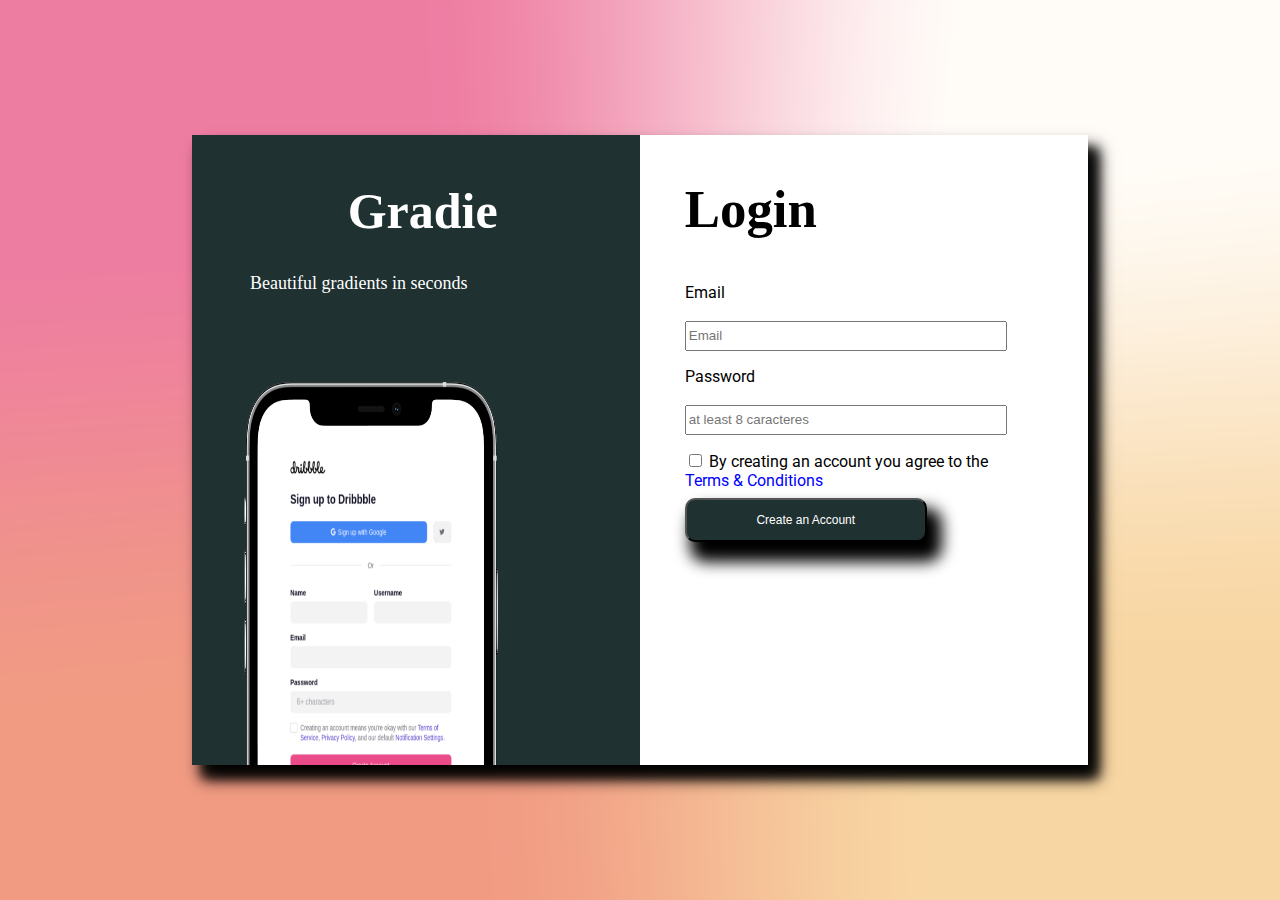
<file: index.html>
<!DOCTYPE html>
<html lang="en">
  <head>
    <meta charset="UTF-8" />
    <meta http-equiv="X-UA-Compatible" content="IE=edge" />
    <meta name="viewport" content="width=device-width, initial-scale=1.0" />
    <link rel="stylesheet" type="text/css" href="style.css" />
    <title>Gradie</title>
  </head>
  <body>
    <div class="container">
      <div class="Gradie">
        <div class="In">
          <h1>Gradie</h1>
          <p>Beautiful gradients in seconds</p>
        </div>
        <div>
          <img class="iphone" src="Assets\iPhone Mockup.png" alt="gradie" />
        </div>
      </div>
      <div class="login">
        <div class="allLogin">
          <div class="inlogin">
            <h2>Login</h2>
          </div>
          <div class="Forme">
            <form action="index.html" method="post">
              <p>
                Email<br />
                <br />
                <input
                  class="input"
                  type="email"
                  name="email"
                  placeholder="Email"
                />
              </p>
              <p>
                Password<br />
                <br />
                <input
                  class="input"
                  type="password"
                  name="password"
                  placeholder="at least 8 caracteres"
                />
              </p>
              <p class="condition">
                <input class="checkbox" type="checkbox" /> By creating an
                account you agree to the
                <span>Terms & Conditions</span>
              </p>
              <div>
                <button class="button">
                  <p>Create an Account</p>
                </button>
              </div>
            </form>
          </div>
        </div>
      </div>
    </div>
  </body>
</html>
</file>
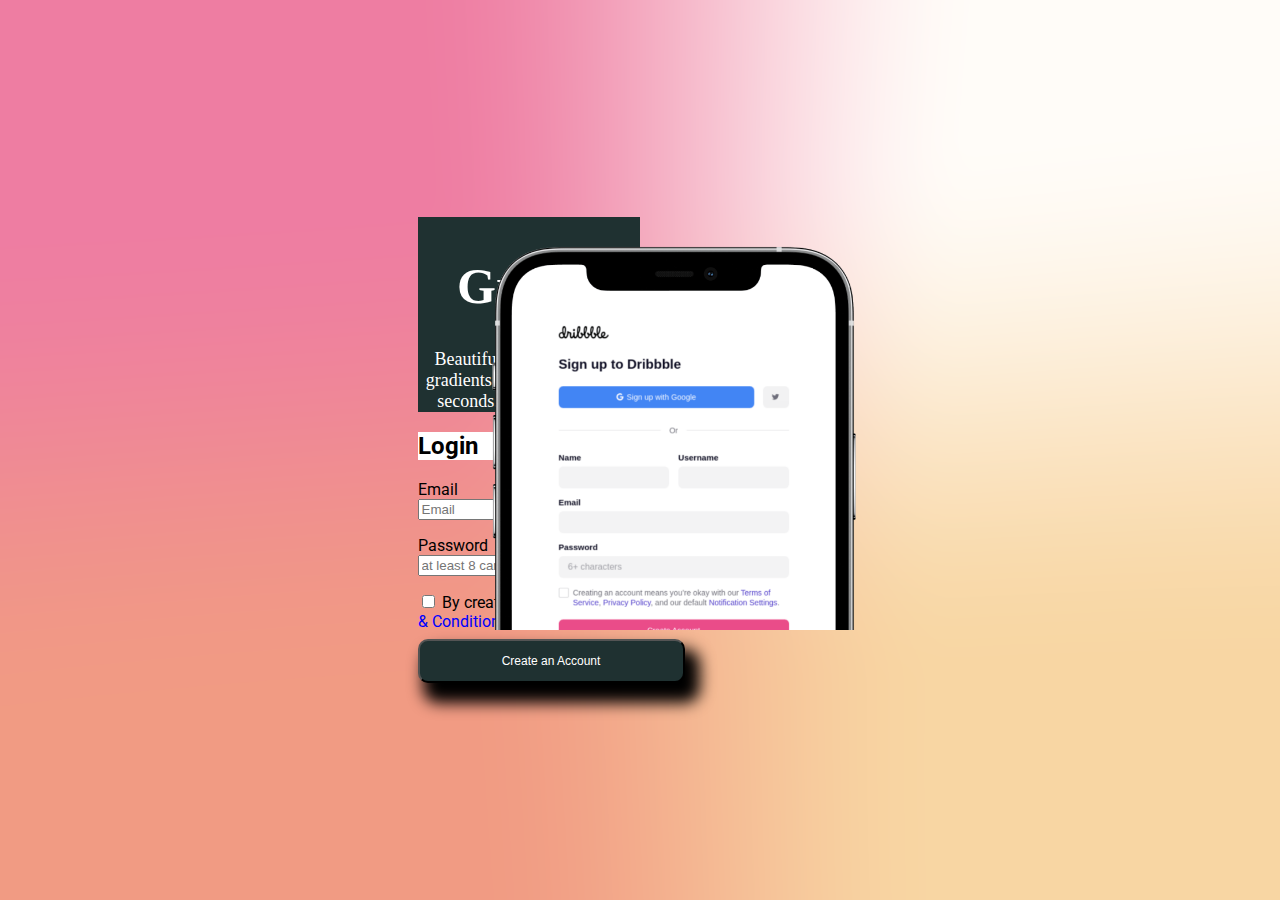
<file: gradie.html>
<!DOCTYPE html>
<html lang="en">
  <head>
    <meta charset="UTF-8" />
    <meta http-equiv="X-UA-Compatible" content="IE=edge" />
    <meta name="viewport" content="width=device-width, initial-scale=1.0" />
    <link rel="stylesheet" type="text/css" href="style.css" />
    <title>Gradie</title>
  </head>
  <body>
    <header>
      <nav class="principal">
        <section class="Gradie">
            <div class="In">
              <h1>Gradie</h1>
              <p>Beautiful gradients in seconds.  </p>
            </div>
            <div>
              <picture >
                <img class="iphone" src="../Assets/iPhone Mockup.png"
              </picture>
            </div>
            
        </section>
        <section class="Sign">
          <div class="InSign">
            <div class="login">
              <h2>Login</h2>
            </div>
            <div class="Forme">
              <form action="index.html" method="post">
                <p>
                  Email <br/>
                  <input type="email" name="email" placeholder="Email"/>
                </p>
                <p>
                  Password <br/>
                  <input
                    type="password"
                    name="password"
                    placeholder="at least 8 caracteres"/>
                </p>
                <p class="condition"> <input class="checkbox" type="checkbox"/>    By creating an account you agree to the
                  <span>Terms & Conditions</span>
                </p>
                <div>
                  <button class="button">
                    <p>Create an Account</p>
                  </button>
                </div>
              </form>
            </div>
          </div>
        </section>
      </nav>
    </header>
  </body>
</html>
</file>
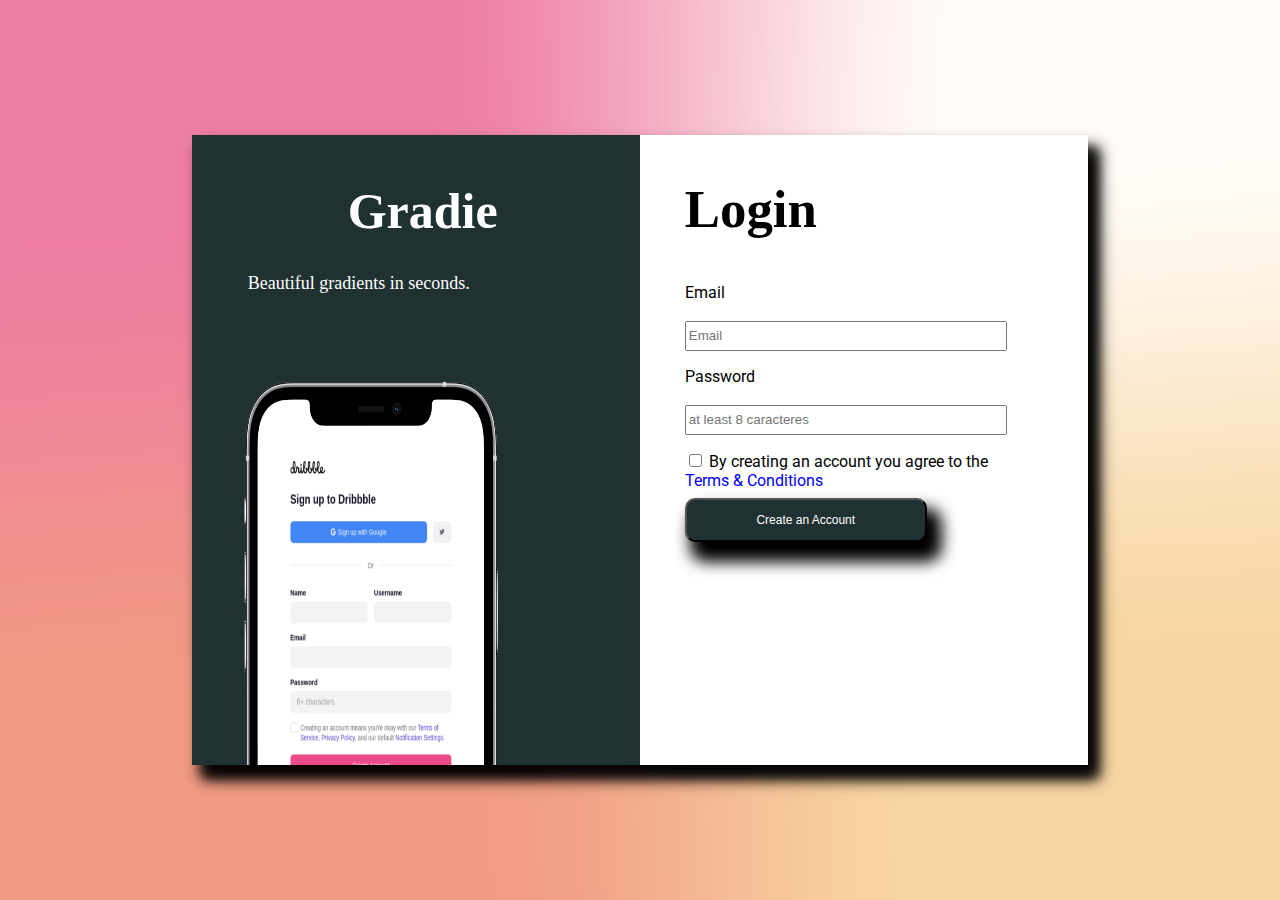
<file: index.html.html>
<!DOCTYPE html>
<html lang="en">
  <head>
    <meta charset="UTF-8" />
    <meta http-equiv="X-UA-Compatible" content="IE=edge" />
    <meta name="viewport" content="width=device-width, initial-scale=1.0" />
    <link rel="stylesheet" type="text/css" href="style.css" />
    <title>Gradie</title>
  </head>
  <body>
    <div class="container">
      <div class="Gradie">
        <div class="In">
          <h1>Gradie</h1>
          <p>Beautiful gradients in seconds.</p>
        </div>
        <div>
          <img class="iphone" src="Assets\iPhone Mockup.png" alt="gradie" />
        </div>
      </div>
      <div class="login">
        <div class="allLogin">
          <div class="inlogin">
            <h2>Login</h2>
          </div>
          <div class="Forme">
            <form action="index.html" method="post">
              <p>
                Email<br />
                <br />
                <input
                  class="input"
                  type="email"
                  name="email"
                  placeholder="Email"
                />
              </p>
              <p>
                Password<br />
                <br />
                <input
                  class="input"
                  type="password"
                  name="password"
                  placeholder="at least 8 caracteres"
                />
              </p>
              <p class="condition">
                <input class="checkbox" type="checkbox" /> By creating an
                account you agree to the
                <span>Terms & Conditions</span>
              </p>
              <div>
                <button class="button">
                  <p>Create an Account</p>
                </button>
              </div>
            </form>
          </div>
        </div>
      </div>
    </div>
  </body>
</html>
</file>
<file: style.css>
@import url("https://fonts.googleapis.com/css2?family=Roboto:wght@400;700&display=swap");

* {
  box-sizing: border-box;
}

body {
  font-family: "Roboto", sans-serif;
  display: flex;
  flex-direction: column;
  align-items: center;
  justify-content: center;
  height: 100vh;
  overflow: hidden;
  margin: 0;
  background-image: url("Assets/Background.png");
  background-size: cover;
  transition: 0.4s;
}

.container {
  box-shadow: 10px 13px 16px rgb(0, 0, 0), 10px 13px 10px rgba(0, 0, 0, 0.74);
  height: 70vh;
  width: 70vw;
  position: relative;
  overflow: hidden;
  display: flex;
}

.Gradie {
  background-color: rgb(31, 49, 49);
  width: 50%;
  height: 100%;
}
.In {
  margin-top: 0%;
  padding-left: 3%;
  padding-top: 3%;
  text-align: center;
  color: white;
}
.In h1 {
  font-size: 50px;
  font-family: "Times New Roman", Times, serif;
}
.In p {
  font-size: 2vh;
  font-family: "Times New Roman", Times, serif;
  margin-right: 8rem;
}

.iphone {
  position: absolute;
  height: 70vh;
  width: 40%;
  top: 0px;
}
.allLogin {
  margin-left: 10%;
}
div .login {
  background-color: #ffffff;
  width: 50%;
  height: 100%;
  color: rgb(0, 0, 0);
}
div .inlogin {
  font-size: 220%;
  font-family: "Times New Roman", Times, serif;
  align-items: center;
}
.button {
  margin-top: -0.5rem;
  background-color: rgb(31, 49, 49);
  width: 60%;
  font-size: 1.5em;
  color: #ffffff;
  border-radius: 10px;
  -webkit-border-radius: 10px;
  -moz-border-radius: 10px;
  -ms-border-radius: 10px;
  -o-border-radius: 10px;
  box-shadow: 10px 15px 15px 5px rgb(0, 0, 0);
}
.button:hover {
  cursor: pointer;
  background-color: rgb(165, 11, 11);

  align-items: center;
}
.input {
  height: 30px;
  width: 80%;
}

.condition {
  width: 80%;
}
.button p {
  font-size: 0.5em;
}
.checkbox:hover {
  cursor: pointer;
}
span {
  color: blue;
}

/*others scren size */

@media only screen and (max-width: 800px) {
  * {
    margin: 0rem;
    padding: 0rem;
  }
  body,
  html {
    margin: 0;
    padding: 0;
  }

  .container {
    display: inline-block;
    height: 100%;
    width: 100%;
    box-shadow: none;
  }
  .Gradie {
    height: 50%;
    width: 100vw;
  }
  .Gradie h1 {
    margin-top: 10px;
    position: absolute;
    margin-left: 30%;
  }
  .Gradie p {
    position: absolute;
    margin-top: 5rem;
    margin-left: 15%;
  }
  .iphone {
    position: absolute;
    height: 50vh;
    width: 90%;
    top: 0px;
  }

  div .login {
    position: absolute;
    padding-left: 6%;
    heigh: 50%;
    width: 100%;
  }
  .inlogin {
    font-size: 2em;
    font-family: "Times New Roman", Times, serif;
    margin-bottom: 1rem;
  }
  .button {
    width: 90%;
    height: 40px;
    font-size: 2em;
  }
  .input {
    width: 90%;
    padding: 1rem;
  }
  form p {
    margin-bottom: 1rem;
  }

  .condition {
    width: 90%;
    font-size: 0.7em;
  }
  .button p {
    font-size: 1ch;
  }
}
</file>
